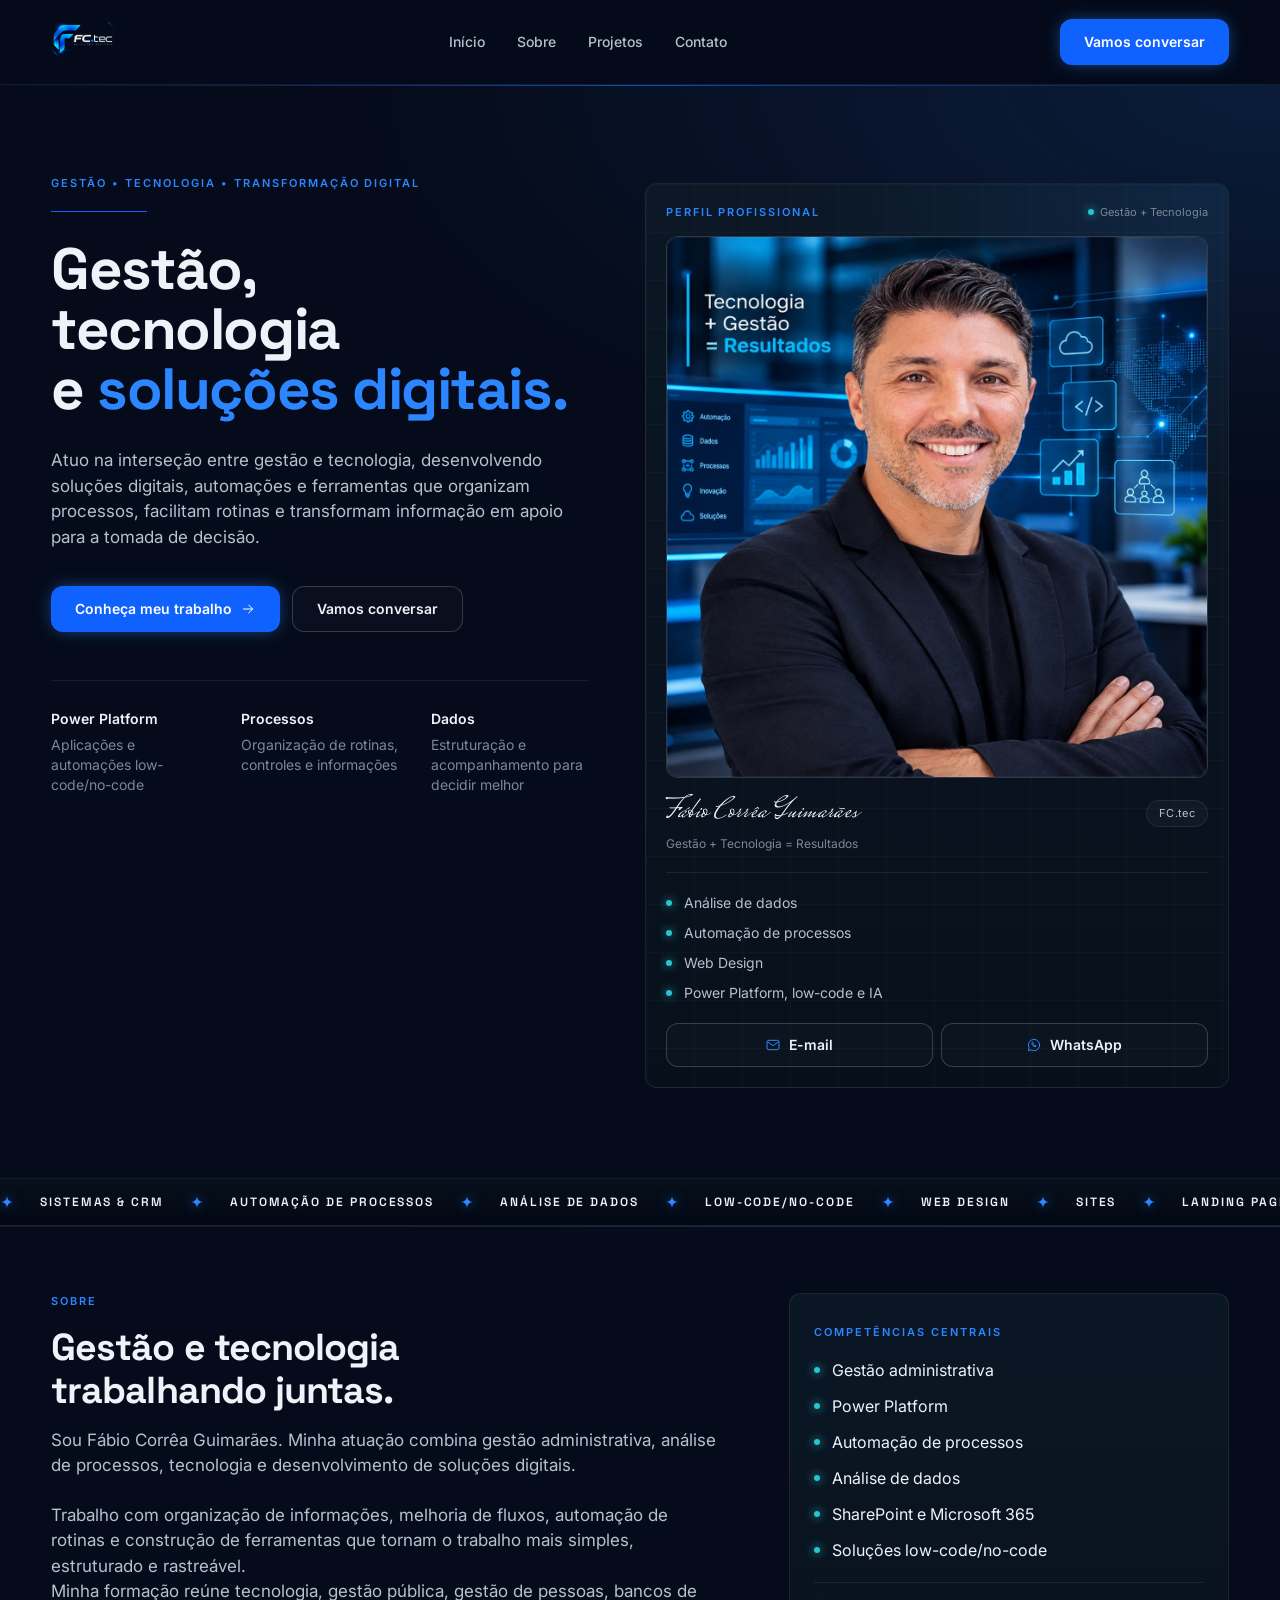
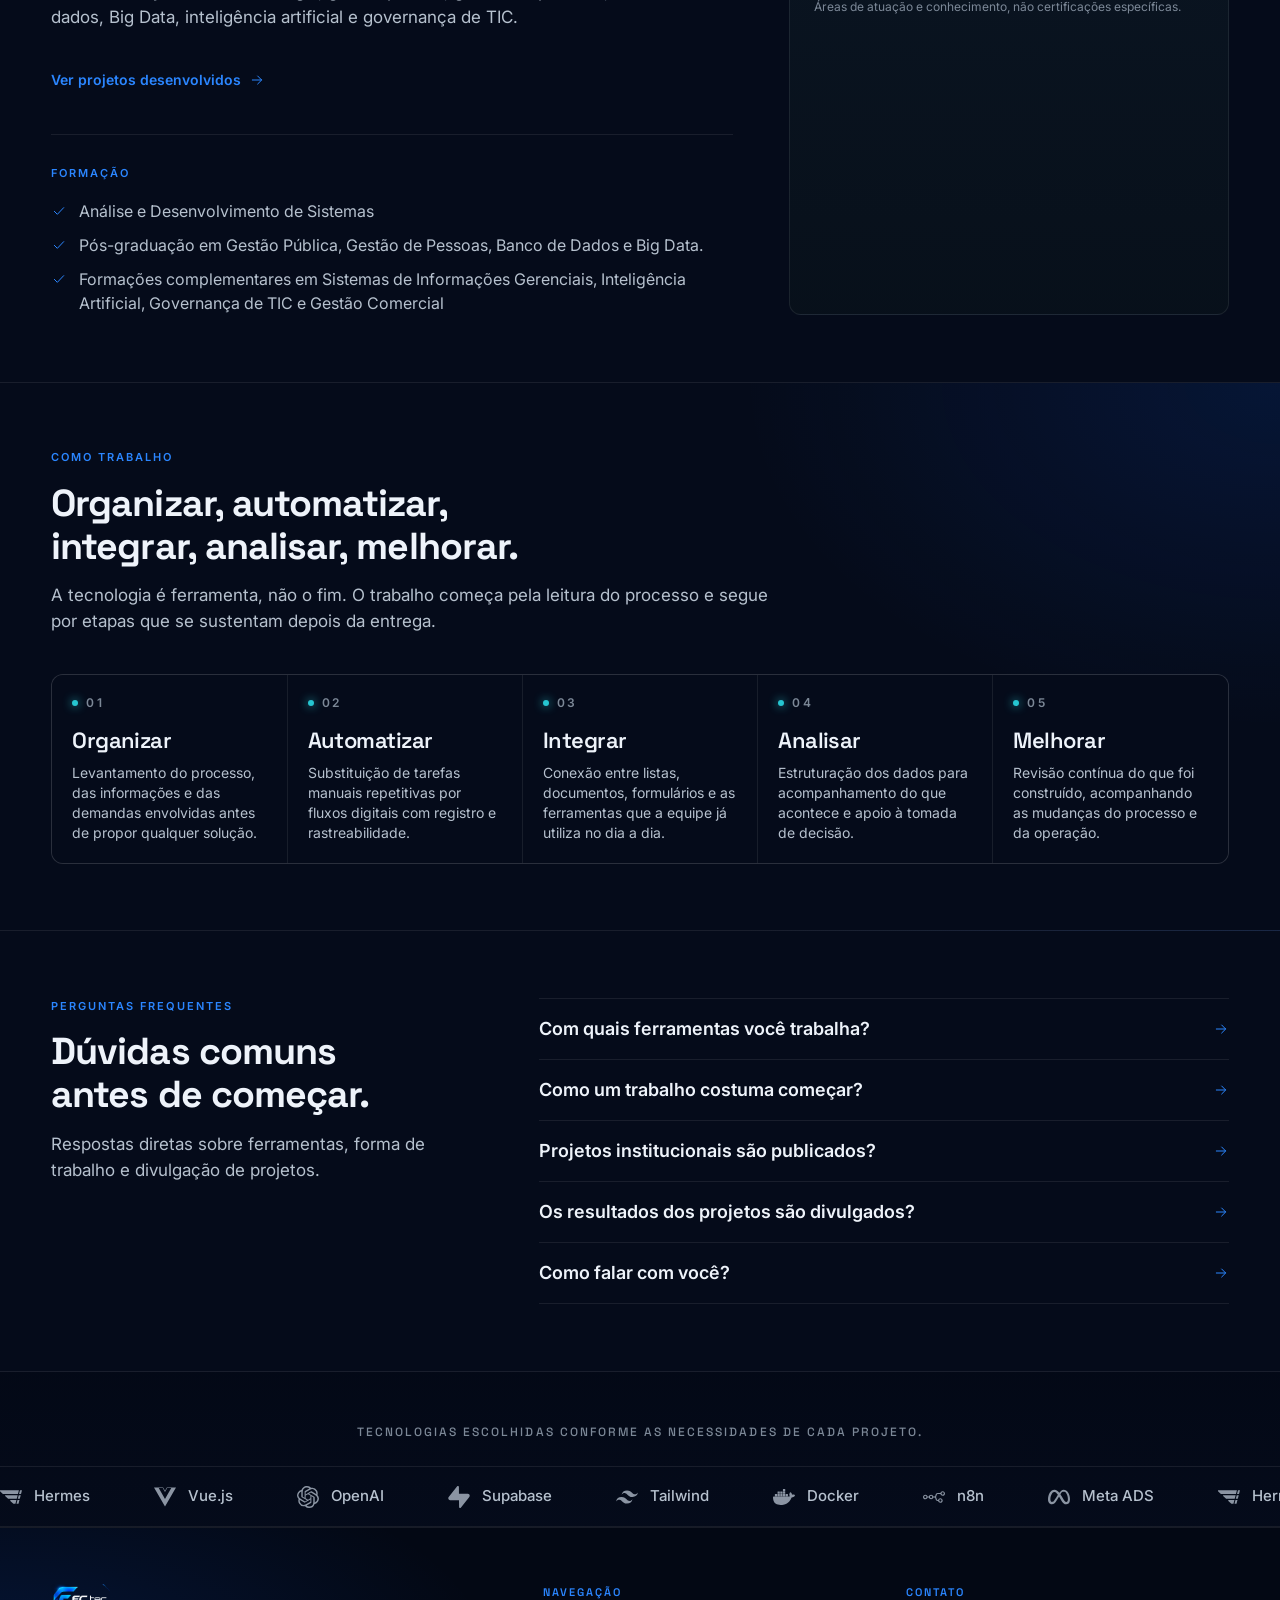
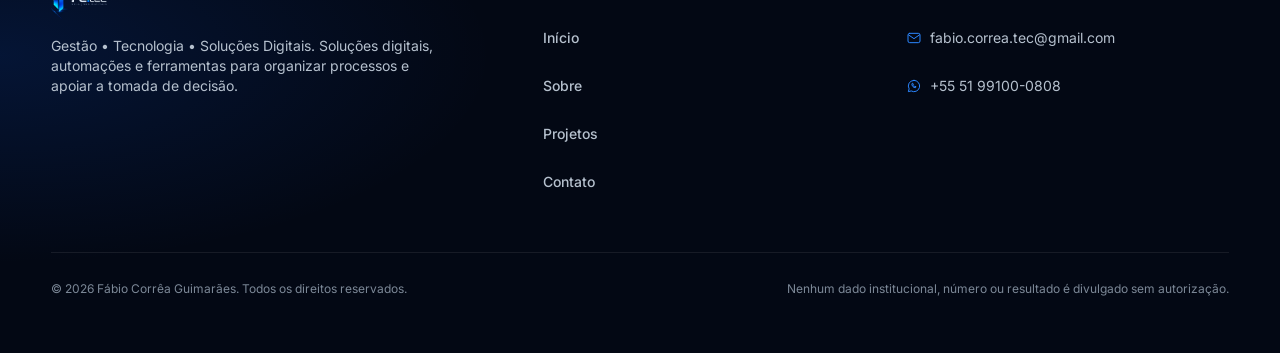
<file: site-recriado/index.html>
<!DOCTYPE html><html lang="pt-BR"><head><meta charSet="utf-8"/><meta name="viewport" content="width=device-width, initial-scale=1, viewport-fit=cover"/><link rel="preload" as="image" href="assets/logo-fc-tec.png"/><link rel="preload" as="image" href="assets/perfil-profissional.jpg"/><link rel="stylesheet" href="https://fonts.googleapis.com/css2?family=Inter:wght@400;500;600;700;800&amp;family=Space+Grotesk:wght@500;600;700&amp;family=Mrs+Saint+Delafield&amp;display=swap" data-precedence="default"/><link rel="stylesheet" href="styles.css"/><title>Fábio Corrêa Guimarães | Gestão e tecnologia</title><meta name="theme-color" content="#050b1a"/><meta name="description" content="Portfólio profissional de Fábio Corrêa Guimarães: gestão administrativa, Power Platform, automação de processos, SharePoint e Microsoft 365, análise de dados e soluções low-code/no-code."/><meta name="keywords" content="Fábio Corrêa Guimarães, gestão administrativa, Power Platform, Power Apps, Power Automate, automação de processos, SharePoint, Microsoft 365, análise de dados, low-code, no-code, transformação digital, soluções digitais"/><meta property="og:title" content="Fábio Corrêa Guimarães | Gestão e tecnologia"/><meta property="og:description" content="Portfólio profissional de Fábio Corrêa Guimarães: gestão administrativa, Power Platform, automação de processos, SharePoint e Microsoft 365, análise de dados e soluções low-code/no-code."/><meta property="og:type" content="website"/><meta property="og:site_name" content="Fábio Corrêa Guimarães"/><meta property="og:locale" content="pt_BR"/><meta name="twitter:card" content="summary"/><link rel="preconnect" href="https://fonts.googleapis.com"/><link rel="preconnect" href="https://fonts.gstatic.com" crossorigin="anonymous"/><link rel="icon" href="assets/favicon-32.png" type="image/png" sizes="32x32"/><link rel="apple-touch-icon" href="assets/apple-touch-icon.png"/><link rel="manifest" href="manifest.webmanifest"/><meta name="mobile-web-app-capable" content="yes"/><meta name="apple-mobile-web-app-capable" content="yes"/><meta name="apple-mobile-web-app-status-bar-style" content="black-translucent"/><meta name="format-detection" content="telephone=no"/></head><body><a href="#inicio" class="sr-only focus:not-sr-only focus:absolute focus:top-2 focus:left-2 focus:z-100 focus:rounded-md focus:bg-brand focus:px-4 focus:py-2 focus:text-sm focus:font-semibold focus:text-white">Pular para o conteúdo</a><header class="sticky top-0 z-50 border-b border-line bg-canvas/75 backdrop-blur-xl"><div class="mx-auto w-full max-w-[1320px] px-gutter flex h-[70px] items-center justify-between gap-4 lg:h-[84px]"><a href="index.html#inicio" class="flex min-h-[44px] items-center gap-3 rounded-sm" aria-label="Fábio Corrêa Guimarães — início"><img width="1275" height="787" fetchpriority="high" decoding="async" src="assets/logo-fc-tec.png" alt="FC.tec — Soluções Digitais" class="h-9 w-auto shrink-0 sm:h-10" draggable="false"/></a><nav aria-label="Navegação principal" class="hidden lg:block"><ul class="flex items-center gap-8"><li class="flex"><a href="index.html#inicio" class="inline-flex min-h-[44px] items-center rounded-sm text-sm font-medium text-ink-muted transition-colors hover:text-brand-soft">Início</a></li><li class="flex"><a href="index.html#sobre" class="inline-flex min-h-[44px] items-center rounded-sm text-sm font-medium text-ink-muted transition-colors hover:text-brand-soft">Sobre</a></li><li class="flex"><a class="inline-flex min-h-[44px] items-center rounded-sm text-sm font-medium text-ink-muted transition-colors hover:text-brand-soft" href="portfolio.html">Projetos</a></li><li class="flex"><a href="mailto:fabio.correa.tec@gmail.com" class="inline-flex min-h-[44px] items-center rounded-sm text-sm font-medium text-ink-muted transition-colors hover:text-brand-soft">Contato</a></li></ul></nav><div class="flex items-center gap-2"><a href="mailto:fabio.correa.tec@gmail.com" class="glow-btn inline-flex min-h-[46px] items-center justify-center gap-2 rounded-lg bg-brand px-6 py-3 text-sm font-semibold text-white transition-[background-color,box-shadow] duration-300 hover:bg-brand-hover hidden lg:inline-flex">Vamos conversar</a><button type="button" class="inline-flex size-11 items-center justify-center rounded-lg border border-line-strong text-ink transition-colors hover:border-line-brand hover:text-brand-soft lg:hidden" aria-expanded="false" aria-controls="menu-mobile" aria-label="Abrir menu"><svg viewBox="0 0 24 24" fill="none" stroke="currentColor" stroke-width="1.5" stroke-linecap="round" stroke-linejoin="round" aria-hidden="true" focusable="false" class="size-5"><path d="M4 7h16M4 12h16M4 17h16"></path></svg></button></div></div><div id="menu-mobile" class="border-t border-line bg-canvas lg:hidden" hidden>
  <div class="mx-auto w-full max-w-[1320px] px-gutter py-3">
    <nav aria-label="Navegação principal (mobile)">
      <ul class="m-0 flex list-none flex-col p-0">
        <li class="border-b border-line last:border-0"><a href="index.html#inicio" class="inline-flex min-h-[44px] items-center rounded-sm text-sm font-medium text-ink-muted transition-colors hover:text-brand-soft">Início</a></li>
        <li class="border-b border-line last:border-0"><a href="index.html#sobre" class="inline-flex min-h-[44px] items-center rounded-sm text-sm font-medium text-ink-muted transition-colors hover:text-brand-soft">Sobre</a></li>
        <li class="border-b border-line last:border-0"><a href="portfolio.html" class="inline-flex min-h-[44px] items-center rounded-sm text-sm font-medium text-ink-muted transition-colors hover:text-brand-soft">Projetos</a></li>
        <li class="border-b border-line last:border-0"><a href="mailto:fabio.correa.tec@gmail.com" class="inline-flex min-h-[44px] items-center rounded-sm text-sm font-medium text-ink-muted transition-colors hover:text-brand-soft">Contato</a></li>
      </ul>
    </nav>
    <div class="py-4">
      <a href="mailto:fabio.correa.tec@gmail.com" class="glow-btn inline-flex min-h-[46px] w-full items-center justify-center gap-2 rounded-lg bg-brand px-6 py-3 text-sm font-semibold text-white transition-[background-color,box-shadow] duration-300 hover:bg-brand-hover">Vamos conversar</a>
    </div>
  </div>
</div></header><main><section id="inicio" class="glow-hero relative overflow-hidden border-b border-line"><div class="pointer-events-none absolute inset-x-0 top-0 h-px bg-linear-to-r from-transparent via-brand/70 to-transparent" aria-hidden="true"></div><div class="mx-auto w-full max-w-[1320px] px-gutter py-section lg:py-[clamp(64px,7vw,104px)]"><div class="grid items-start gap-12 lg:grid-cols-[minmax(0,1.15fr)_minmax(0,1.25fr)] lg:gap-14"><div><p class="eyebrow hero-rise m-0">Gestão • Tecnologia • Transformação digital</p><div class="hero-hairline mt-5 h-px w-24 bg-brand shadow-[var(--glow)]" aria-hidden="true"></div><h1 class="hero-rise text-h1 mt-7 font-extrabold text-ink">Gestão,<br/>tecnologia<br/>e <span class="text-brand-soft">soluções digitais.</span></h1><p class="hero-rise text-body mt-7 max-w-[38rem] text-ink-muted" style="--rise-delay:0.08s">Atuo na interseção entre gestão e tecnologia, desenvolvendo soluções digitais, automações e ferramentas que organizam processos, facilitam rotinas e transformam informação em apoio para a tomada de decisão.</p><div class="hero-rise mt-9 flex flex-col gap-3 sm:flex-row sm:items-center" style="--rise-delay:0.16s"><a class="glow-btn inline-flex min-h-[46px] items-center justify-center gap-2 rounded-lg bg-brand px-6 py-3 text-sm font-semibold text-white transition-[background-color,box-shadow] duration-300 hover:bg-brand-hover " href="portfolio.html">Conheça meu trabalho<svg viewBox="0 0 24 24" fill="none" stroke="currentColor" stroke-width="1.5" stroke-linecap="round" stroke-linejoin="round" aria-hidden="true" focusable="false" class="size-4"><path d="M5 12h14"></path><path d="m13 6 6 6-6 6"></path></svg></a><a href="mailto:fabio.correa.tec@gmail.com" class="inline-flex min-h-[46px] items-center justify-center gap-2 rounded-lg border border-line-strong bg-white/2 px-6 py-3 text-sm font-semibold text-ink transition-[border-color,color,box-shadow] duration-300 hover:border-line-brand hover:text-brand-soft hover:shadow-[var(--glow-card)] ">Vamos conversar</a></div><dl class="hero-rise mt-12 grid gap-x-8 gap-y-5 border-t border-line pt-7 sm:grid-cols-3" style="--rise-delay:0.24s"><div><dt class="text-sm font-semibold text-ink">Power Platform</dt><dd class="m-0 mt-1.5 text-sm text-ink-subtle">Aplicações e automações low-code/no-code</dd></div><div><dt class="text-sm font-semibold text-ink">Processos</dt><dd class="m-0 mt-1.5 text-sm text-ink-subtle">Organização de rotinas, controles e informações</dd></div><div><dt class="text-sm font-semibold text-ink">Dados</dt><dd class="m-0 mt-1.5 text-sm text-ink-subtle">Estruturação e acompanhamento para decidir melhor</dd></div></dl></div><div class="hero-rise lg:pt-2" style="--rise-delay:0.12s"><aside class="panel relative overflow-hidden p-4 sm:p-5"><div class="tech-grid pointer-events-none absolute inset-0 opacity-50" aria-hidden="true"></div><div class="glow-hero pointer-events-none absolute inset-0" aria-hidden="true"></div><div class="relative"><div class="flex items-center justify-between gap-3"><span class="eyebrow">Perfil profissional</span><span class="flex items-center gap-1.5 text-[0.6875rem] text-ink-subtle"><span class="size-1.5 rounded-full bg-hi shadow-[0_0_10px_#26c6d1]" aria-hidden="true"></span>Gestão + Tecnologia</span></div><div class="relative mt-4 aspect-square overflow-hidden rounded-lg border border-line-strong bg-canvas-deep/70"><img width="1254" height="1254" fetchpriority="high" decoding="async" src="assets/perfil-profissional.jpg" alt="Fábio Corrêa Guimarães — Tecnologia, Gestão e Resultados" class="absolute inset-0 size-full object-contain object-center" draggable="false"/><div class="pointer-events-none absolute inset-0 rounded-lg ring-1 ring-white/5 ring-inset" aria-hidden="true"></div></div><div class="mt-5 flex items-center justify-between gap-3"><p class="script m-0 text-3xl leading-none text-ink">Fábio Corrêa Guimarães</p><span class="shrink-0 rounded-full border border-line bg-white/3 px-3 py-1 text-[0.6875rem] tracking-wide text-ink-muted">FC.tec</span></div><p class="mt-2 mb-0 text-xs text-ink-subtle">Gestão + Tecnologia = Resultados</p><ul class="m-0 mt-5 flex list-none flex-col gap-2.5 border-t border-line p-0 pt-5"><li class="flex items-center gap-3 text-sm text-ink-muted"><span class="size-1.5 shrink-0 rounded-full bg-hi shadow-[0_0_10px_#26c6d1]" aria-hidden="true"></span>Análise de dados</li><li class="flex items-center gap-3 text-sm text-ink-muted"><span class="size-1.5 shrink-0 rounded-full bg-hi shadow-[0_0_10px_#26c6d1]" aria-hidden="true"></span>Automação de processos</li><li class="flex items-center gap-3 text-sm text-ink-muted"><span class="size-1.5 shrink-0 rounded-full bg-hi shadow-[0_0_10px_#26c6d1]" aria-hidden="true"></span>Web Design</li><li class="flex items-center gap-3 text-sm text-ink-muted"><span class="size-1.5 shrink-0 rounded-full bg-hi shadow-[0_0_10px_#26c6d1]" aria-hidden="true"></span>Power Platform, low-code e IA</li></ul><div class="mt-5 flex flex-wrap gap-2"><a href="mailto:fabio.correa.tec@gmail.com" class="inline-flex min-h-[44px] flex-1 items-center justify-center gap-2 rounded-lg border border-line-strong bg-white/2 px-4 text-sm font-semibold text-ink transition-[border-color,color,box-shadow] duration-300 hover:border-line-brand hover:text-brand-soft hover:shadow-[var(--glow-card)]"><svg viewBox="0 0 24 24" fill="none" stroke="currentColor" stroke-width="1.5" stroke-linecap="round" stroke-linejoin="round" aria-hidden="true" focusable="false" class="size-4 text-brand-soft"><rect x="3" y="5" width="18" height="14" rx="2.5"></rect><path d="m4 7.5 8 5.5 8-5.5"></path></svg>E-mail</a><a href="https://wa.me/5551991000808" target="_blank" rel="noopener noreferrer" class="inline-flex min-h-[44px] flex-1 items-center justify-center gap-2 rounded-lg border border-line-strong bg-white/2 px-4 text-sm font-semibold text-ink transition-[border-color,color,box-shadow] duration-300 hover:border-line-brand hover:text-brand-soft hover:shadow-[var(--glow-card)]"><svg viewBox="0 0 24 24" fill="none" stroke="currentColor" stroke-width="1.5" stroke-linecap="round" stroke-linejoin="round" aria-hidden="true" focusable="false" class="size-4 text-brand-soft"><path d="M12 3.5a8.5 8.5 0 0 0-7.3 12.8L3.5 20.5l4.3-1.1A8.5 8.5 0 1 0 12 3.5Z"></path><path d="M8.8 9.2c0 3 2.4 5.4 5.4 5.4l.9-1.4-1.9-.9-.9.7a5.4 5.4 0 0 1-1.9-1.9l.7-.9-.9-1.9z"></path></svg>WhatsApp</a></div></div></aside></div></div></div><div class="marquee-band"><div class="marquee-track"><div class="marquee-group"><span class="marquee-item"><svg class="marquee-star" viewBox="0 0 24 24" fill="currentColor" aria-hidden="true"><path d="M12 2Q13 11 22 12Q13 13 12 22Q11 13 2 12Q11 11 12 2Z"/></svg><span>SISTEMAS &amp; CRM</span></span><span class="marquee-item"><svg class="marquee-star" viewBox="0 0 24 24" fill="currentColor" aria-hidden="true"><path d="M12 2Q13 11 22 12Q13 13 12 22Q11 13 2 12Q11 11 12 2Z"/></svg><span>AUTOMA&Ccedil;&Atilde;O DE PROCESSOS</span></span><span class="marquee-item"><svg class="marquee-star" viewBox="0 0 24 24" fill="currentColor" aria-hidden="true"><path d="M12 2Q13 11 22 12Q13 13 12 22Q11 13 2 12Q11 11 12 2Z"/></svg><span>AN&Aacute;LISE DE DADOS</span></span><span class="marquee-item"><svg class="marquee-star" viewBox="0 0 24 24" fill="currentColor" aria-hidden="true"><path d="M12 2Q13 11 22 12Q13 13 12 22Q11 13 2 12Q11 11 12 2Z"/></svg><span>LOW-CODE/NO-CODE</span></span><span class="marquee-item"><svg class="marquee-star" viewBox="0 0 24 24" fill="currentColor" aria-hidden="true"><path d="M12 2Q13 11 22 12Q13 13 12 22Q11 13 2 12Q11 11 12 2Z"/></svg><span>WEB DESIGN</span></span><span class="marquee-item"><svg class="marquee-star" viewBox="0 0 24 24" fill="currentColor" aria-hidden="true"><path d="M12 2Q13 11 22 12Q13 13 12 22Q11 13 2 12Q11 11 12 2Z"/></svg><span>SITES</span></span><span class="marquee-item"><svg class="marquee-star" viewBox="0 0 24 24" fill="currentColor" aria-hidden="true"><path d="M12 2Q13 11 22 12Q13 13 12 22Q11 13 2 12Q11 11 12 2Z"/></svg><span>LANDING PAGES</span></span></div><div class="marquee-group" aria-hidden="true"><span class="marquee-item"><svg class="marquee-star" viewBox="0 0 24 24" fill="currentColor" aria-hidden="true"><path d="M12 2Q13 11 22 12Q13 13 12 22Q11 13 2 12Q11 11 12 2Z"/></svg><span>SISTEMAS &amp; CRM</span></span><span class="marquee-item"><svg class="marquee-star" viewBox="0 0 24 24" fill="currentColor" aria-hidden="true"><path d="M12 2Q13 11 22 12Q13 13 12 22Q11 13 2 12Q11 11 12 2Z"/></svg><span>AUTOMA&Ccedil;&Atilde;O DE PROCESSOS</span></span><span class="marquee-item"><svg class="marquee-star" viewBox="0 0 24 24" fill="currentColor" aria-hidden="true"><path d="M12 2Q13 11 22 12Q13 13 12 22Q11 13 2 12Q11 11 12 2Z"/></svg><span>AN&Aacute;LISE DE DADOS</span></span><span class="marquee-item"><svg class="marquee-star" viewBox="0 0 24 24" fill="currentColor" aria-hidden="true"><path d="M12 2Q13 11 22 12Q13 13 12 22Q11 13 2 12Q11 11 12 2Z"/></svg><span>LOW-CODE/NO-CODE</span></span><span class="marquee-item"><svg class="marquee-star" viewBox="0 0 24 24" fill="currentColor" aria-hidden="true"><path d="M12 2Q13 11 22 12Q13 13 12 22Q11 13 2 12Q11 11 12 2Z"/></svg><span>WEB DESIGN</span></span><span class="marquee-item"><svg class="marquee-star" viewBox="0 0 24 24" fill="currentColor" aria-hidden="true"><path d="M12 2Q13 11 22 12Q13 13 12 22Q11 13 2 12Q11 11 12 2Z"/></svg><span>SITES</span></span><span class="marquee-item"><svg class="marquee-star" viewBox="0 0 24 24" fill="currentColor" aria-hidden="true"><path d="M12 2Q13 11 22 12Q13 13 12 22Q11 13 2 12Q11 11 12 2Z"/></svg><span>LANDING PAGES</span></span></div></div></div></section><section id="sobre" class="border-b border-line py-section"><div class="mx-auto w-full max-w-[1320px] px-gutter "><div class="grid gap-10 lg:grid-cols-[minmax(0,1.55fr)_minmax(0,1fr)] lg:gap-14"><div class="" data-reveal><div class="max-w-[46rem]"><p class="eyebrow m-0">Sobre</p><h2 class="text-h2 mt-4 mb-0 font-bold text-ink">Gestão e tecnologia trabalhando juntas.</h2><p class="text-body mt-4 mb-0 text-ink-muted">Sou Fábio Corrêa Guimarães. Minha atuação combina gestão administrativa, análise de processos, tecnologia e desenvolvimento de soluções digitais.</p></div><div class="text-body mt-6 max-w-[42rem] space-y-4 text-ink-muted"><p class="m-0">Trabalho com organização de informações, melhoria de fluxos, automação de rotinas e construção de ferramentas que tornam o trabalho mais simples, estruturado e rastreável.</p><p class="m-0">Minha formação reúne tecnologia, gestão pública, gestão de pessoas, bancos de dados, Big Data, inteligência artificial e governança de TIC.</p></div><a href="portfolio.html" class="mt-7 inline-flex min-h-[44px] items-center gap-2 text-sm font-semibold text-brand-soft transition-colors hover:text-ink">Ver projetos desenvolvidos<svg viewBox="0 0 24 24" fill="none" stroke="currentColor" stroke-width="1.5" stroke-linecap="round" stroke-linejoin="round" aria-hidden="true" focusable="false" class="size-4"><path d="M5 12h14"></path><path d="m13 6 6 6-6 6"></path></svg></a><div class="mt-8 border-t border-line pt-6"><span class="eyebrow">Formação</span><ul class="m-0 mt-4 flex list-none flex-col gap-2.5 p-0 text-sm text-ink-muted sm:text-base"><li class="flex gap-3"><svg viewBox="0 0 24 24" fill="none" stroke="currentColor" stroke-width="1.5" stroke-linecap="round" stroke-linejoin="round" aria-hidden="true" focusable="false" class="mt-1 size-4 shrink-0 text-brand-soft"><path d="m5 12.5 4.5 4.5L19 7"></path></svg><span>Análise e Desenvolvimento de Sistemas</span></li><li class="flex gap-3"><svg viewBox="0 0 24 24" fill="none" stroke="currentColor" stroke-width="1.5" stroke-linecap="round" stroke-linejoin="round" aria-hidden="true" focusable="false" class="mt-1 size-4 shrink-0 text-brand-soft"><path d="m5 12.5 4.5 4.5L19 7"></path></svg><span>Pós-graduação em Gestão Pública, Gestão de Pessoas, Banco de Dados e Big Data.</span></li><li class="flex gap-3"><svg viewBox="0 0 24 24" fill="none" stroke="currentColor" stroke-width="1.5" stroke-linecap="round" stroke-linejoin="round" aria-hidden="true" focusable="false" class="mt-1 size-4 shrink-0 text-brand-soft"><path d="m5 12.5 4.5 4.5L19 7"></path></svg><span>Formações complementares em Sistemas de Informações Gerenciais, Inteligência Artificial, Governança de TIC e Gestão Comercial</span></li></ul></div></div><div class="" data-reveal><aside class="panel h-full p-5 sm:p-6"><span class="eyebrow">Competências centrais</span><ul class="m-0 mt-4 flex list-none flex-col gap-3 p-0"><li class="flex items-center gap-3 text-sm text-ink sm:text-base"><span class="size-1.5 shrink-0 rounded-full bg-hi shadow-[0_0_10px_#26c6d1]" aria-hidden="true"></span>Gestão administrativa</li><li class="flex items-center gap-3 text-sm text-ink sm:text-base"><span class="size-1.5 shrink-0 rounded-full bg-hi shadow-[0_0_10px_#26c6d1]" aria-hidden="true"></span>Power Platform</li><li class="flex items-center gap-3 text-sm text-ink sm:text-base"><span class="size-1.5 shrink-0 rounded-full bg-hi shadow-[0_0_10px_#26c6d1]" aria-hidden="true"></span>Automação de processos</li><li class="flex items-center gap-3 text-sm text-ink sm:text-base"><span class="size-1.5 shrink-0 rounded-full bg-hi shadow-[0_0_10px_#26c6d1]" aria-hidden="true"></span>Análise de dados</li><li class="flex items-center gap-3 text-sm text-ink sm:text-base"><span class="size-1.5 shrink-0 rounded-full bg-hi shadow-[0_0_10px_#26c6d1]" aria-hidden="true"></span>SharePoint e Microsoft 365</li><li class="flex items-center gap-3 text-sm text-ink sm:text-base"><span class="size-1.5 shrink-0 rounded-full bg-hi shadow-[0_0_10px_#26c6d1]" aria-hidden="true"></span>Soluções low-code/no-code</li></ul><p class="mt-5 mb-0 border-t border-line pt-4 text-xs text-ink-subtle">Áreas de atuação e conhecimento, não certificações específicas.</p></aside></div></div></div></section><section id="processo" class="glow-right relative border-b border-line py-section"><div class="mx-auto w-full max-w-[1320px] px-gutter "><div class="" data-reveal><div class="max-w-[46rem]"><p class="eyebrow m-0">Como trabalho</p><h2 class="text-h2 mt-4 mb-0 font-bold text-ink">Organizar, automatizar, integrar, analisar, melhorar.</h2><p class="text-body mt-4 mb-0 text-ink-muted">A tecnologia é ferramenta, não o fim. O trabalho começa pela leitura do processo e segue por etapas que se sustentam depois da entrega.</p></div></div><div class="mt-10" data-reveal><ol class="m-0 grid list-none gap-px overflow-hidden rounded-lg border border-line bg-line p-0 md:grid-cols-5"><li class="bg-canvas p-5"><span class="flex items-center gap-2"><span class="size-1.5 rounded-full bg-hi shadow-[0_0_10px_#26c6d1]" aria-hidden="true"></span><span class="text-xs font-semibold tracking-[0.2em] text-ink-subtle">01</span></span><h3 class="text-h3 mt-4 mb-0 font-semibold text-ink">Organizar</h3><p class="mt-2 mb-0 text-sm text-ink-muted">Levantamento do processo, das informações e das demandas envolvidas antes de propor qualquer solução.</p></li><li class="bg-canvas p-5"><span class="flex items-center gap-2"><span class="size-1.5 rounded-full bg-hi shadow-[0_0_10px_#26c6d1]" aria-hidden="true"></span><span class="text-xs font-semibold tracking-[0.2em] text-ink-subtle">02</span></span><h3 class="text-h3 mt-4 mb-0 font-semibold text-ink">Automatizar</h3><p class="mt-2 mb-0 text-sm text-ink-muted">Substituição de tarefas manuais repetitivas por fluxos digitais com registro e rastreabilidade.</p></li><li class="bg-canvas p-5"><span class="flex items-center gap-2"><span class="size-1.5 rounded-full bg-hi shadow-[0_0_10px_#26c6d1]" aria-hidden="true"></span><span class="text-xs font-semibold tracking-[0.2em] text-ink-subtle">03</span></span><h3 class="text-h3 mt-4 mb-0 font-semibold text-ink">Integrar</h3><p class="mt-2 mb-0 text-sm text-ink-muted">Conexão entre listas, documentos, formulários e as ferramentas que a equipe já utiliza no dia a dia.</p></li><li class="bg-canvas p-5"><span class="flex items-center gap-2"><span class="size-1.5 rounded-full bg-hi shadow-[0_0_10px_#26c6d1]" aria-hidden="true"></span><span class="text-xs font-semibold tracking-[0.2em] text-ink-subtle">04</span></span><h3 class="text-h3 mt-4 mb-0 font-semibold text-ink">Analisar</h3><p class="mt-2 mb-0 text-sm text-ink-muted">Estruturação dos dados para acompanhamento do que acontece e apoio à tomada de decisão.</p></li><li class="bg-canvas p-5"><span class="flex items-center gap-2"><span class="size-1.5 rounded-full bg-hi shadow-[0_0_10px_#26c6d1]" aria-hidden="true"></span><span class="text-xs font-semibold tracking-[0.2em] text-ink-subtle">05</span></span><h3 class="text-h3 mt-4 mb-0 font-semibold text-ink">Melhorar</h3><p class="mt-2 mb-0 text-sm text-ink-muted">Revisão contínua do que foi construído, acompanhando as mudanças do processo e da operação.</p></li></ol></div></div></section><section id="faq" class="border-b border-line py-section"><div class="mx-auto w-full max-w-[1320px] px-gutter "><div class="grid gap-10 lg:grid-cols-[minmax(0,1fr)_minmax(0,1.6fr)] lg:gap-14"><div class="" data-reveal><div class="max-w-[46rem]"><p class="eyebrow m-0">Perguntas frequentes</p><h2 class="text-h2 mt-4 mb-0 font-bold text-ink">Dúvidas comuns antes de começar.</h2><p class="text-body mt-4 mb-0 text-ink-muted">Respostas diretas sobre ferramentas, forma de trabalho e divulgação de projetos.</p></div></div><div class="" data-reveal><div class="border-t border-line"><details class="group border-b border-line"><summary class="flex min-h-[56px] cursor-pointer list-none items-center justify-between gap-4 py-4 text-base font-semibold text-ink marker:content-none hover:text-brand-soft sm:text-lg">Com quais ferramentas você trabalha?<svg viewBox="0 0 24 24" fill="none" stroke="currentColor" stroke-width="1.5" stroke-linecap="round" stroke-linejoin="round" aria-hidden="true" focusable="false" class="size-4 shrink-0 text-brand-soft transition-transform duration-300 group-open:rotate-90"><path d="M5 12h14"></path><path d="m13 6 6 6-6 6"></path></svg></summary><p class="m-0 max-w-[42rem] pb-5 text-sm text-ink-muted sm:text-base">Power Platform (Power Apps e Power Automate), SharePoint e Microsoft 365, além de bancos de dados, análise de dados e recursos low-code/no-code para desenvolver ferramentas internas e fluxos digitais.</p></details><details class="group border-b border-line"><summary class="flex min-h-[56px] cursor-pointer list-none items-center justify-between gap-4 py-4 text-base font-semibold text-ink marker:content-none hover:text-brand-soft sm:text-lg">Como um trabalho costuma começar?<svg viewBox="0 0 24 24" fill="none" stroke="currentColor" stroke-width="1.5" stroke-linecap="round" stroke-linejoin="round" aria-hidden="true" focusable="false" class="size-4 shrink-0 text-brand-soft transition-transform duration-300 group-open:rotate-90"><path d="M5 12h14"></path><path d="m13 6 6 6-6 6"></path></svg></summary><p class="m-0 max-w-[42rem] pb-5 text-sm text-ink-muted sm:text-base">Pelo entendimento do processo: como a rotina funciona hoje, onde a informação se perde e o que precisa ser organizado, automatizado ou acompanhado. A solução vem depois desse levantamento.</p></details><details class="group border-b border-line"><summary class="flex min-h-[56px] cursor-pointer list-none items-center justify-between gap-4 py-4 text-base font-semibold text-ink marker:content-none hover:text-brand-soft sm:text-lg">Projetos institucionais são publicados?<svg viewBox="0 0 24 24" fill="none" stroke="currentColor" stroke-width="1.5" stroke-linecap="round" stroke-linejoin="round" aria-hidden="true" focusable="false" class="size-4 shrink-0 text-brand-soft transition-transform duration-300 group-open:rotate-90"><path d="M5 12h14"></path><path d="m13 6 6 6-6 6"></path></svg></summary><p class="m-0 max-w-[42rem] pb-5 text-sm text-ink-muted sm:text-base">Somente quando houver autorização. Nesses casos, o material é anonimizado: sem nomes de pessoas, sem dados pessoais, sem documentos, sem números internos e sem links privados.</p></details><details class="group border-b border-line"><summary class="flex min-h-[56px] cursor-pointer list-none items-center justify-between gap-4 py-4 text-base font-semibold text-ink marker:content-none hover:text-brand-soft sm:text-lg">Os resultados dos projetos são divulgados?<svg viewBox="0 0 24 24" fill="none" stroke="currentColor" stroke-width="1.5" stroke-linecap="round" stroke-linejoin="round" aria-hidden="true" focusable="false" class="size-4 shrink-0 text-brand-soft transition-transform duration-300 group-open:rotate-90"><path d="M5 12h14"></path><path d="m13 6 6 6-6 6"></path></svg></summary><p class="m-0 max-w-[42rem] pb-5 text-sm text-ink-muted sm:text-base">Apenas quando forem medidos e autorizados. Sem medição confirmada, nenhum número ou indicador é apresentado.</p></details><details class="group border-b border-line"><summary class="flex min-h-[56px] cursor-pointer list-none items-center justify-between gap-4 py-4 text-base font-semibold text-ink marker:content-none hover:text-brand-soft sm:text-lg">Como falar com você?<svg viewBox="0 0 24 24" fill="none" stroke="currentColor" stroke-width="1.5" stroke-linecap="round" stroke-linejoin="round" aria-hidden="true" focusable="false" class="size-4 shrink-0 text-brand-soft transition-transform duration-300 group-open:rotate-90"><path d="M5 12h14"></path><path d="m13 6 6 6-6 6"></path></svg></summary><p class="m-0 max-w-[42rem] pb-5 text-sm text-ink-muted sm:text-base">Por e-mail ou WhatsApp, usando os contatos desta página. Conte o processo ou a ideia que você quer transformar em solução.</p></details></div></div></div></div></section><section class="tech-section border-b border-line"><div class="tech-caption-wrap"><p class="tech-caption">TECNOLOGIAS ESCOLHIDAS CONFORME AS NECESSIDADES DE CADA PROJETO.</p></div><div class="marquee-band marquee-logos"><div class="marquee-track"><div class="marquee-group logo-group"><span class="logo-item"><img src="assets/tech/hermes.svg" alt="" width="22" height="22" loading="lazy" decoding="async" draggable="false"/><span>Hermes</span></span><span class="logo-item"><img src="assets/tech/vuejs.svg" alt="" width="22" height="22" loading="lazy" decoding="async" draggable="false"/><span>Vue.js</span></span><span class="logo-item"><img src="assets/tech/openai.svg" alt="" width="22" height="22" loading="lazy" decoding="async" draggable="false"/><span>OpenAI</span></span><span class="logo-item"><img src="assets/tech/supabase.svg" alt="" width="22" height="22" loading="lazy" decoding="async" draggable="false"/><span>Supabase</span></span><span class="logo-item"><img src="assets/tech/tailwind.svg" alt="" width="22" height="22" loading="lazy" decoding="async" draggable="false"/><span>Tailwind</span></span><span class="logo-item"><img src="assets/tech/docker.svg" alt="" width="22" height="22" loading="lazy" decoding="async" draggable="false"/><span>Docker</span></span><span class="logo-item"><img src="assets/tech/n8n.svg" alt="" width="22" height="22" loading="lazy" decoding="async" draggable="false"/><span>n8n</span></span><span class="logo-item"><img src="assets/tech/meta.svg" alt="" width="22" height="22" loading="lazy" decoding="async" draggable="false"/><span>Meta ADS</span></span></div><div class="marquee-group logo-group" aria-hidden="true"><span class="logo-item"><img src="assets/tech/hermes.svg" alt="" width="22" height="22" loading="lazy" decoding="async" draggable="false"/><span>Hermes</span></span><span class="logo-item"><img src="assets/tech/vuejs.svg" alt="" width="22" height="22" loading="lazy" decoding="async" draggable="false"/><span>Vue.js</span></span><span class="logo-item"><img src="assets/tech/openai.svg" alt="" width="22" height="22" loading="lazy" decoding="async" draggable="false"/><span>OpenAI</span></span><span class="logo-item"><img src="assets/tech/supabase.svg" alt="" width="22" height="22" loading="lazy" decoding="async" draggable="false"/><span>Supabase</span></span><span class="logo-item"><img src="assets/tech/tailwind.svg" alt="" width="22" height="22" loading="lazy" decoding="async" draggable="false"/><span>Tailwind</span></span><span class="logo-item"><img src="assets/tech/docker.svg" alt="" width="22" height="22" loading="lazy" decoding="async" draggable="false"/><span>Docker</span></span><span class="logo-item"><img src="assets/tech/n8n.svg" alt="" width="22" height="22" loading="lazy" decoding="async" draggable="false"/><span>n8n</span></span><span class="logo-item"><img src="assets/tech/meta.svg" alt="" width="22" height="22" loading="lazy" decoding="async" draggable="false"/><span>Meta ADS</span></span></div></div></div></section></main><footer class="relative overflow-hidden border-t border-line bg-canvas-deep"><div class="glow-left pointer-events-none absolute inset-0" aria-hidden="true"></div><div class="mx-auto w-full max-w-[1320px] px-gutter relative py-14"><div class="grid gap-10 lg:grid-cols-[minmax(0,1.4fr)_minmax(0,1fr)_minmax(0,1fr)]"><div><div class="flex items-center gap-3"><img width="1275" height="787" loading="lazy" decoding="async" src="assets/logo-fc-tec.png" alt="FC.tec — Soluções Digitais" class="h-9 w-auto" draggable="false"/></div><p class="mt-4 max-w-sm text-sm text-ink-muted">Gestão • Tecnologia • Soluções Digitais. Soluções digitais, automações e ferramentas para organizar processos e apoiar a tomada de decisão.</p></div><div><h2 class="eyebrow m-0">Navegação</h2><ul class="m-0 mt-4 flex list-none flex-col gap-1 p-0"><li><a href="index.html#inicio" class="inline-flex min-h-[44px] items-center rounded-sm text-sm font-medium text-ink-muted transition-colors hover:text-brand-soft">Início</a></li><li><a href="index.html#sobre" class="inline-flex min-h-[44px] items-center rounded-sm text-sm font-medium text-ink-muted transition-colors hover:text-brand-soft">Sobre</a></li><li><a class="inline-flex min-h-[44px] items-center rounded-sm text-sm font-medium text-ink-muted transition-colors hover:text-brand-soft" href="portfolio.html">Projetos</a></li><li><a href="mailto:fabio.correa.tec@gmail.com" class="inline-flex min-h-[44px] items-center rounded-sm text-sm font-medium text-ink-muted transition-colors hover:text-brand-soft">Contato</a></li></ul></div><div><h2 class="eyebrow m-0">Contato</h2><ul class="m-0 mt-4 flex list-none flex-col gap-1 p-0"><li><a href="mailto:fabio.correa.tec@gmail.com" class="inline-flex min-h-[44px] items-center gap-2 text-sm text-ink-muted transition-colors hover:text-brand-soft"><svg viewBox="0 0 24 24" fill="none" stroke="currentColor" stroke-width="1.5" stroke-linecap="round" stroke-linejoin="round" aria-hidden="true" focusable="false" class="size-4 shrink-0 text-brand-soft"><rect x="3" y="5" width="18" height="14" rx="2.5"></rect><path d="m4 7.5 8 5.5 8-5.5"></path></svg>fabio.correa.tec@gmail.com</a></li><li><a href="https://wa.me/5551991000808" target="_blank" rel="noopener noreferrer" class="inline-flex min-h-[44px] items-center gap-2 text-sm text-ink-muted transition-colors hover:text-brand-soft"><svg viewBox="0 0 24 24" fill="none" stroke="currentColor" stroke-width="1.5" stroke-linecap="round" stroke-linejoin="round" aria-hidden="true" focusable="false" class="size-4 shrink-0 text-brand-soft"><path d="M12 3.5a8.5 8.5 0 0 0-7.3 12.8L3.5 20.5l4.3-1.1A8.5 8.5 0 1 0 12 3.5Z"></path><path d="M8.8 9.2c0 3 2.4 5.4 5.4 5.4l.9-1.4-1.9-.9-.9.7a5.4 5.4 0 0 1-1.9-1.9l.7-.9-.9-1.9z"></path></svg>+55 51 99100-0808</a></li></ul></div></div><div class="mt-12 flex flex-col gap-2 border-t border-line pt-7 text-xs text-ink-subtle sm:flex-row sm:items-center sm:justify-between"><p class="m-0">© <!-- -->2026<!-- --> <!-- -->Fábio Corrêa Guimarães<!-- -->. Todos os direitos reservados.</p><p class="m-0">Nenhum dado institucional, número ou resultado é divulgado sem autorização.</p></div></div></footer><script src="script.js"></script></body></html>
</file>
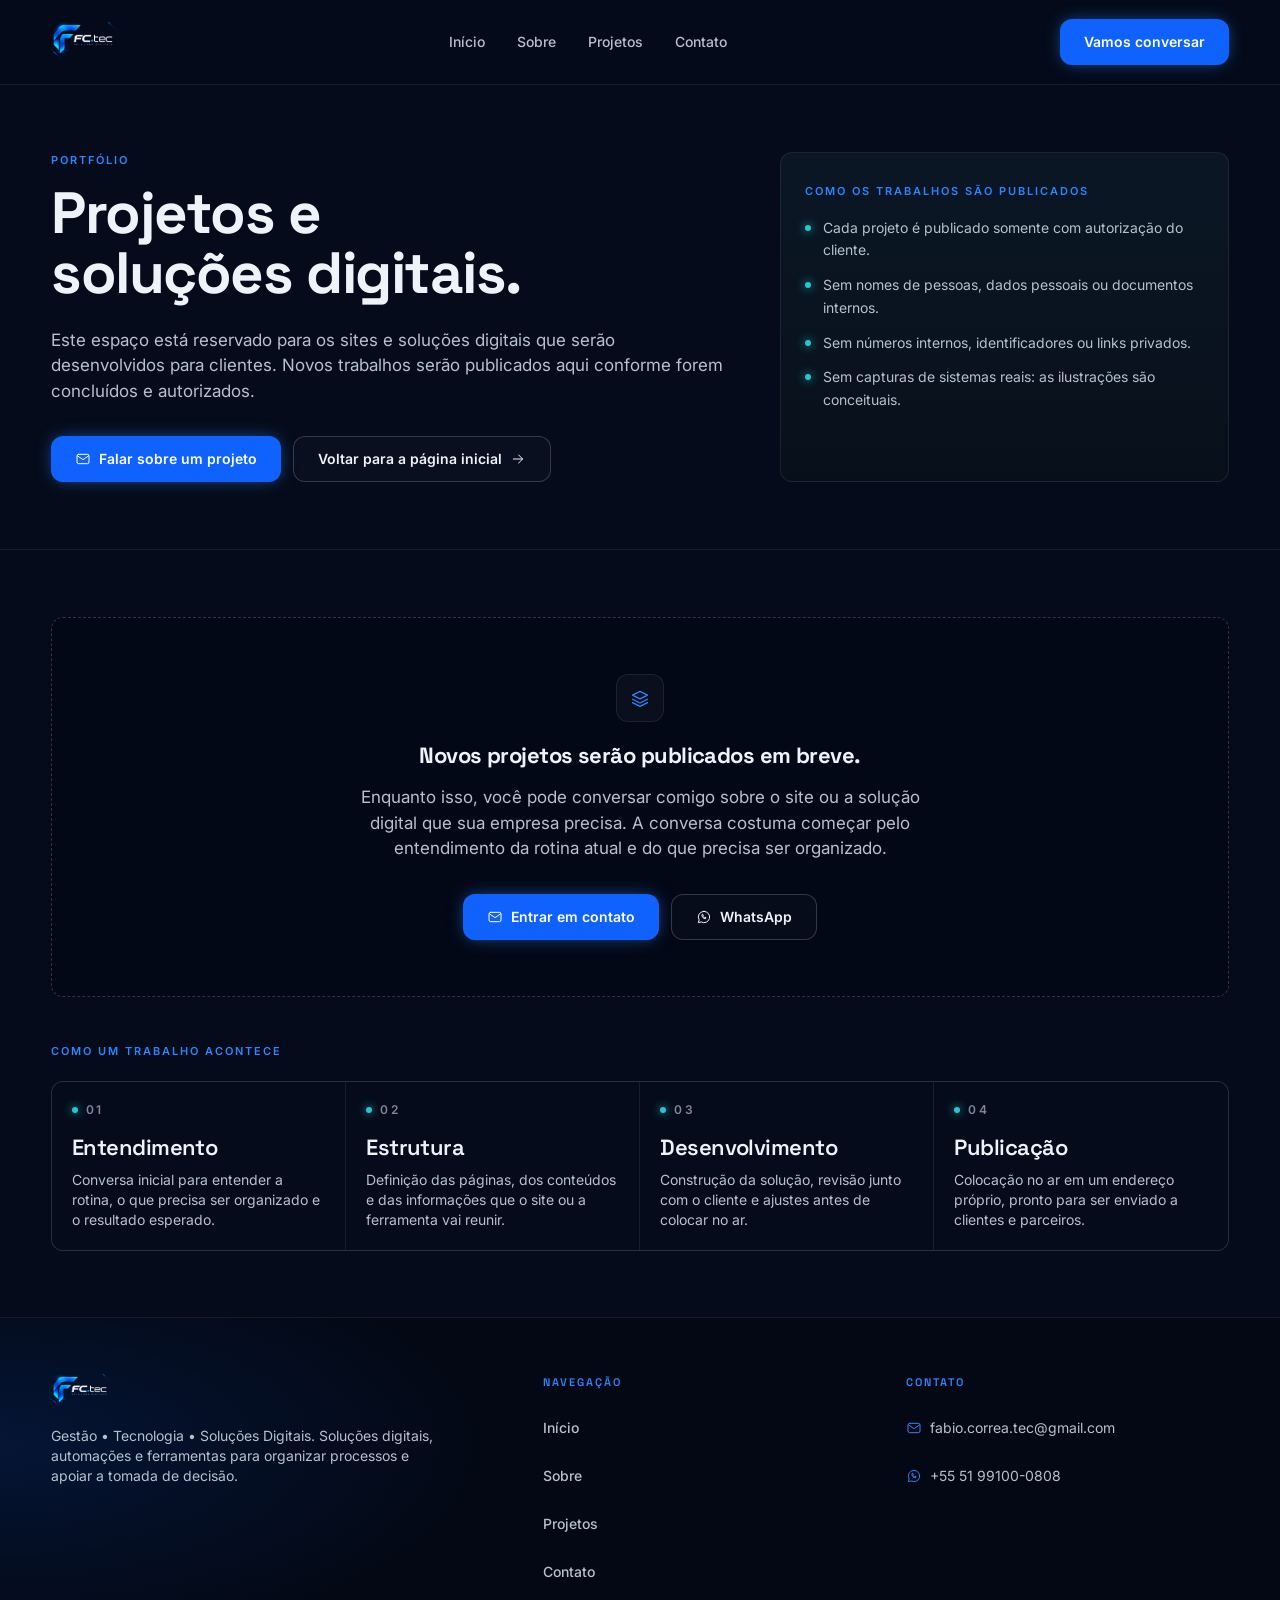
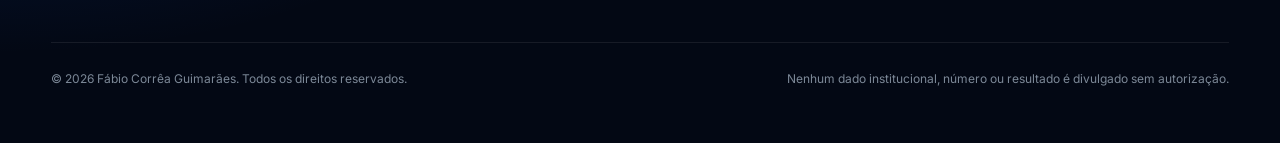
<file: site-recriado/portfolio.html>
<!DOCTYPE html><html lang="pt-BR"><head><meta charSet="utf-8"/><meta name="viewport" content="width=device-width, initial-scale=1, viewport-fit=cover"/><link rel="preload" as="image" href="assets/logo-fc-tec.png"/><link rel="stylesheet" href="https://fonts.googleapis.com/css2?family=Inter:wght@400;500;600;700;800&amp;family=Space+Grotesk:wght@500;600;700&amp;family=Mrs+Saint+Delafield&amp;display=swap" data-precedence="default"/><link rel="stylesheet" href="styles.css"/><title>Portfólio | Fábio Corrêa Guimarães</title><meta name="theme-color" content="#050b1a"/><meta name="keywords" content="Fábio Corrêa Guimarães, gestão administrativa, Power Platform, Power Apps, Power Automate, automação de processos, SharePoint, Microsoft 365, análise de dados, low-code, no-code, transformação digital, soluções digitais"/><meta property="og:type" content="website"/><meta property="og:site_name" content="Fábio Corrêa Guimarães"/><meta property="og:locale" content="pt_BR"/><meta name="twitter:card" content="summary"/><meta name="description" content="Espaço reservado para os projetos e soluções digitais desenvolvidos: sites e ferramentas criados para clientes e para organizar processos."/><meta property="og:title" content="Portfólio | Fábio Corrêa Guimarães"/><meta property="og:description" content="Espaço reservado para os projetos e soluções digitais desenvolvidos: sites e ferramentas criados para clientes e para organizar processos."/><link rel="preconnect" href="https://fonts.googleapis.com"/><link rel="preconnect" href="https://fonts.gstatic.com" crossorigin="anonymous"/><link rel="icon" href="assets/favicon-32.png" type="image/png" sizes="32x32"/><link rel="apple-touch-icon" href="assets/apple-touch-icon.png"/><link rel="manifest" href="manifest.webmanifest"/><meta name="mobile-web-app-capable" content="yes"/><meta name="apple-mobile-web-app-capable" content="yes"/><meta name="apple-mobile-web-app-status-bar-style" content="black-translucent"/><meta name="format-detection" content="telephone=no"/></head><body><a href="#conteudo" class="sr-only focus:not-sr-only focus:absolute focus:top-2 focus:left-2 focus:z-100 focus:rounded-md focus:bg-brand focus:px-4 focus:py-2 focus:text-sm focus:font-semibold focus:text-white">Pular para o conteúdo</a><header class="sticky top-0 z-50 border-b border-line bg-canvas/75 backdrop-blur-xl"><div class="mx-auto w-full max-w-[1320px] px-gutter flex h-[70px] items-center justify-between gap-4 lg:h-[84px]"><a href="index.html#inicio" class="flex min-h-[44px] items-center gap-3 rounded-sm" aria-label="Fábio Corrêa Guimarães — início"><img width="1275" height="787" fetchpriority="high" decoding="async" src="assets/logo-fc-tec.png" alt="FC.tec — Soluções Digitais" class="h-9 w-auto shrink-0 sm:h-10" draggable="false"/></a><nav aria-label="Navegação principal" class="hidden lg:block"><ul class="flex items-center gap-8"><li class="flex"><a href="index.html#inicio" class="inline-flex min-h-[44px] items-center rounded-sm text-sm font-medium text-ink-muted transition-colors hover:text-brand-soft">Início</a></li><li class="flex"><a href="index.html#sobre" class="inline-flex min-h-[44px] items-center rounded-sm text-sm font-medium text-ink-muted transition-colors hover:text-brand-soft">Sobre</a></li><li class="flex"><a class="inline-flex min-h-[44px] items-center rounded-sm text-sm font-medium text-ink-muted transition-colors hover:text-brand-soft active" href="portfolio.html" data-status="active" aria-current="page">Projetos</a></li><li class="flex"><a href="mailto:fabio.correa.tec@gmail.com" class="inline-flex min-h-[44px] items-center rounded-sm text-sm font-medium text-ink-muted transition-colors hover:text-brand-soft">Contato</a></li></ul></nav><div class="flex items-center gap-2"><a href="mailto:fabio.correa.tec@gmail.com" class="glow-btn inline-flex min-h-[46px] items-center justify-center gap-2 rounded-lg bg-brand px-6 py-3 text-sm font-semibold text-white transition-[background-color,box-shadow] duration-300 hover:bg-brand-hover hidden lg:inline-flex">Vamos conversar</a><button type="button" class="inline-flex size-11 items-center justify-center rounded-lg border border-line-strong text-ink transition-colors hover:border-line-brand hover:text-brand-soft lg:hidden" aria-expanded="false" aria-controls="menu-mobile" aria-label="Abrir menu"><svg viewBox="0 0 24 24" fill="none" stroke="currentColor" stroke-width="1.5" stroke-linecap="round" stroke-linejoin="round" aria-hidden="true" focusable="false" class="size-5"><path d="M4 7h16M4 12h16M4 17h16"></path></svg></button></div></div><div id="menu-mobile" class="border-t border-line bg-canvas lg:hidden" hidden>
  <div class="mx-auto w-full max-w-[1320px] px-gutter py-3">
    <nav aria-label="Navegação principal (mobile)">
      <ul class="m-0 flex list-none flex-col p-0">
        <li class="border-b border-line last:border-0"><a href="index.html#inicio" class="inline-flex min-h-[44px] items-center rounded-sm text-sm font-medium text-ink-muted transition-colors hover:text-brand-soft">Início</a></li>
        <li class="border-b border-line last:border-0"><a href="index.html#sobre" class="inline-flex min-h-[44px] items-center rounded-sm text-sm font-medium text-ink-muted transition-colors hover:text-brand-soft">Sobre</a></li>
        <li class="border-b border-line last:border-0"><a href="portfolio.html" aria-current="page" class="inline-flex min-h-[44px] items-center rounded-sm text-sm font-medium text-ink-muted transition-colors hover:text-brand-soft">Projetos</a></li>
        <li class="border-b border-line last:border-0"><a href="mailto:fabio.correa.tec@gmail.com" class="inline-flex min-h-[44px] items-center rounded-sm text-sm font-medium text-ink-muted transition-colors hover:text-brand-soft">Contato</a></li>
      </ul>
    </nav>
    <div class="py-4">
      <a href="mailto:fabio.correa.tec@gmail.com" class="glow-btn inline-flex min-h-[46px] w-full items-center justify-center gap-2 rounded-lg bg-brand px-6 py-3 text-sm font-semibold text-white transition-[background-color,box-shadow] duration-300 hover:bg-brand-hover">Vamos conversar</a>
    </div>
  </div>
</div></header><main id="conteudo"><section class="border-b border-line"><div class="mx-auto w-full max-w-[1320px] px-gutter py-section"><div class="grid gap-8 lg:grid-cols-[minmax(0,1.5fr)_minmax(0,1fr)] lg:gap-14"><div><p class="eyebrow m-0">Portfólio</p><h1 class="text-h1 mt-4 mb-0 font-extrabold text-ink">Projetos e soluções digitais.</h1><p class="text-body mt-6 mb-0 max-w-[42rem] text-ink-muted">Este espaço está reservado para os sites e soluções digitais que serão desenvolvidos para clientes. Novos trabalhos serão publicados aqui conforme forem concluídos e autorizados.</p><div class="mt-8 flex flex-wrap items-center gap-3"><a href="mailto:fabio.correa.tec@gmail.com" class="glow-btn inline-flex min-h-[46px] items-center justify-center gap-2 rounded-lg bg-brand px-6 py-3 text-sm font-semibold text-white transition-[background-color,box-shadow] duration-300 hover:bg-brand-hover "><svg viewBox="0 0 24 24" fill="none" stroke="currentColor" stroke-width="1.5" stroke-linecap="round" stroke-linejoin="round" aria-hidden="true" focusable="false" class="size-4"><rect x="3" y="5" width="18" height="14" rx="2.5"></rect><path d="m4 7.5 8 5.5 8-5.5"></path></svg>Falar sobre um projeto</a><a class="inline-flex min-h-[46px] items-center justify-center gap-2 rounded-lg border border-line-strong bg-white/2 px-6 py-3 text-sm font-semibold text-ink transition-[border-color,color,box-shadow] duration-300 hover:border-line-brand hover:text-brand-soft hover:shadow-[var(--glow-card)] " href="index.html#inicio">Voltar para a página inicial<svg viewBox="0 0 24 24" fill="none" stroke="currentColor" stroke-width="1.5" stroke-linecap="round" stroke-linejoin="round" aria-hidden="true" focusable="false" class="size-4"><path d="M5 12h14"></path><path d="m13 6 6 6-6 6"></path></svg></a></div></div><aside class="panel h-full p-5 sm:p-6"><span class="eyebrow">Como os trabalhos são publicados</span><ul class="m-0 mt-4 flex list-none flex-col gap-3 p-0 text-sm leading-relaxed text-ink-muted"><li><span class="flex gap-3"><span class="mt-2 size-1.5 shrink-0 rounded-full bg-hi shadow-[0_0_10px_#26c6d1]" aria-hidden="true"></span>Cada projeto é publicado somente com autorização do cliente.</span></li><li><span class="flex gap-3"><span class="mt-2 size-1.5 shrink-0 rounded-full bg-hi shadow-[0_0_10px_#26c6d1]" aria-hidden="true"></span>Sem nomes de pessoas, dados pessoais ou documentos internos.</span></li><li><span class="flex gap-3"><span class="mt-2 size-1.5 shrink-0 rounded-full bg-hi shadow-[0_0_10px_#26c6d1]" aria-hidden="true"></span>Sem números internos, identificadores ou links privados.</span></li><li><span class="flex gap-3"><span class="mt-2 size-1.5 shrink-0 rounded-full bg-hi shadow-[0_0_10px_#26c6d1]" aria-hidden="true"></span>Sem capturas de sistemas reais: as ilustrações são conceituais.</span></li></ul></aside></div></div></section><section class="py-section"><div class="mx-auto w-full max-w-[1320px] px-gutter "><div class="" data-reveal><div class="rounded-lg border border-dashed border-line-strong bg-canvas-deep/60 p-8 text-center sm:p-14"><span class="mx-auto flex size-12 items-center justify-center rounded-lg border border-line bg-white/3 text-brand-soft"><svg viewBox="0 0 24 24" fill="none" stroke="currentColor" stroke-width="1.5" stroke-linecap="round" stroke-linejoin="round" aria-hidden="true" focusable="false" class="size-5"><path d="M3 8.5 12 4l9 4.5-9 4.5z"></path><path d="M3 13.5 12 18l9-4.5"></path><path d="M3 17.5 12 22l9-4.5"></path></svg></span><h2 class="text-h3 mt-5 mb-0 font-bold text-ink">Novos projetos serão publicados em breve.</h2><p class="text-body mx-auto mt-4 mb-0 max-w-[38rem] text-ink-muted">Enquanto isso, você pode conversar comigo sobre o site ou a solução digital que sua empresa precisa. A conversa costuma começar pelo entendimento da rotina atual e do que precisa ser organizado.</p><div class="mt-8 flex flex-col justify-center gap-3 sm:flex-row"><a href="mailto:fabio.correa.tec@gmail.com" class="glow-btn inline-flex min-h-[46px] items-center justify-center gap-2 rounded-lg bg-brand px-6 py-3 text-sm font-semibold text-white transition-[background-color,box-shadow] duration-300 hover:bg-brand-hover "><svg viewBox="0 0 24 24" fill="none" stroke="currentColor" stroke-width="1.5" stroke-linecap="round" stroke-linejoin="round" aria-hidden="true" focusable="false" class="size-4"><rect x="3" y="5" width="18" height="14" rx="2.5"></rect><path d="m4 7.5 8 5.5 8-5.5"></path></svg>Entrar em contato</a><a href="https://wa.me/5551991000808" class="inline-flex min-h-[46px] items-center justify-center gap-2 rounded-lg border border-line-strong bg-white/2 px-6 py-3 text-sm font-semibold text-ink transition-[border-color,color,box-shadow] duration-300 hover:border-line-brand hover:text-brand-soft hover:shadow-[var(--glow-card)] " target="_blank" rel="noopener noreferrer"><svg viewBox="0 0 24 24" fill="none" stroke="currentColor" stroke-width="1.5" stroke-linecap="round" stroke-linejoin="round" aria-hidden="true" focusable="false" class="size-4"><path d="M12 3.5a8.5 8.5 0 0 0-7.3 12.8L3.5 20.5l4.3-1.1A8.5 8.5 0 1 0 12 3.5Z"></path><path d="M8.8 9.2c0 3 2.4 5.4 5.4 5.4l.9-1.4-1.9-.9-.9.7a5.4 5.4 0 0 1-1.9-1.9l.7-.9-.9-1.9z"></path></svg>WhatsApp</a></div></div></div><div class="mt-10" data-reveal><span class="eyebrow">Como um trabalho acontece</span><ol class="m-0 mt-5 grid list-none gap-px overflow-hidden rounded-lg border border-line bg-line p-0 sm:grid-cols-2 lg:grid-cols-4"><li class="bg-canvas p-5"><span class="flex items-center gap-2"><span class="size-1.5 rounded-full bg-hi shadow-[0_0_10px_#26c6d1]" aria-hidden="true"></span><span class="text-xs font-semibold tracking-[0.2em] text-ink-subtle">01</span></span><h3 class="text-h3 mt-4 mb-0 font-semibold text-ink">Entendimento</h3><p class="mt-2 mb-0 text-sm text-ink-muted">Conversa inicial para entender a rotina, o que precisa ser organizado e o resultado esperado.</p></li><li class="bg-canvas p-5"><span class="flex items-center gap-2"><span class="size-1.5 rounded-full bg-hi shadow-[0_0_10px_#26c6d1]" aria-hidden="true"></span><span class="text-xs font-semibold tracking-[0.2em] text-ink-subtle">02</span></span><h3 class="text-h3 mt-4 mb-0 font-semibold text-ink">Estrutura</h3><p class="mt-2 mb-0 text-sm text-ink-muted">Definição das páginas, dos conteúdos e das informações que o site ou a ferramenta vai reunir.</p></li><li class="bg-canvas p-5"><span class="flex items-center gap-2"><span class="size-1.5 rounded-full bg-hi shadow-[0_0_10px_#26c6d1]" aria-hidden="true"></span><span class="text-xs font-semibold tracking-[0.2em] text-ink-subtle">03</span></span><h3 class="text-h3 mt-4 mb-0 font-semibold text-ink">Desenvolvimento</h3><p class="mt-2 mb-0 text-sm text-ink-muted">Construção da solução, revisão junto com o cliente e ajustes antes de colocar no ar.</p></li><li class="bg-canvas p-5"><span class="flex items-center gap-2"><span class="size-1.5 rounded-full bg-hi shadow-[0_0_10px_#26c6d1]" aria-hidden="true"></span><span class="text-xs font-semibold tracking-[0.2em] text-ink-subtle">04</span></span><h3 class="text-h3 mt-4 mb-0 font-semibold text-ink">Publicação</h3><p class="mt-2 mb-0 text-sm text-ink-muted">Colocação no ar em um endereço próprio, pronto para ser enviado a clientes e parceiros.</p></li></ol></div></div></section></main><footer class="relative overflow-hidden border-t border-line bg-canvas-deep"><div class="glow-left pointer-events-none absolute inset-0" aria-hidden="true"></div><div class="mx-auto w-full max-w-[1320px] px-gutter relative py-14"><div class="grid gap-10 lg:grid-cols-[minmax(0,1.4fr)_minmax(0,1fr)_minmax(0,1fr)]"><div><div class="flex items-center gap-3"><img width="1275" height="787" loading="lazy" decoding="async" src="assets/logo-fc-tec.png" alt="FC.tec — Soluções Digitais" class="h-9 w-auto" draggable="false"/></div><p class="mt-4 max-w-sm text-sm text-ink-muted">Gestão • Tecnologia • Soluções Digitais. Soluções digitais, automações e ferramentas para organizar processos e apoiar a tomada de decisão.</p></div><div><h2 class="eyebrow m-0">Navegação</h2><ul class="m-0 mt-4 flex list-none flex-col gap-1 p-0"><li><a href="index.html#inicio" class="inline-flex min-h-[44px] items-center rounded-sm text-sm font-medium text-ink-muted transition-colors hover:text-brand-soft">Início</a></li><li><a href="index.html#sobre" class="inline-flex min-h-[44px] items-center rounded-sm text-sm font-medium text-ink-muted transition-colors hover:text-brand-soft">Sobre</a></li><li><a class="inline-flex min-h-[44px] items-center rounded-sm text-sm font-medium text-ink-muted transition-colors hover:text-brand-soft active" href="portfolio.html" data-status="active" aria-current="page">Projetos</a></li><li><a href="mailto:fabio.correa.tec@gmail.com" class="inline-flex min-h-[44px] items-center rounded-sm text-sm font-medium text-ink-muted transition-colors hover:text-brand-soft">Contato</a></li></ul></div><div><h2 class="eyebrow m-0">Contato</h2><ul class="m-0 mt-4 flex list-none flex-col gap-1 p-0"><li><a href="mailto:fabio.correa.tec@gmail.com" class="inline-flex min-h-[44px] items-center gap-2 text-sm text-ink-muted transition-colors hover:text-brand-soft"><svg viewBox="0 0 24 24" fill="none" stroke="currentColor" stroke-width="1.5" stroke-linecap="round" stroke-linejoin="round" aria-hidden="true" focusable="false" class="size-4 shrink-0 text-brand-soft"><rect x="3" y="5" width="18" height="14" rx="2.5"></rect><path d="m4 7.5 8 5.5 8-5.5"></path></svg>fabio.correa.tec@gmail.com</a></li><li><a href="https://wa.me/5551991000808" target="_blank" rel="noopener noreferrer" class="inline-flex min-h-[44px] items-center gap-2 text-sm text-ink-muted transition-colors hover:text-brand-soft"><svg viewBox="0 0 24 24" fill="none" stroke="currentColor" stroke-width="1.5" stroke-linecap="round" stroke-linejoin="round" aria-hidden="true" focusable="false" class="size-4 shrink-0 text-brand-soft"><path d="M12 3.5a8.5 8.5 0 0 0-7.3 12.8L3.5 20.5l4.3-1.1A8.5 8.5 0 1 0 12 3.5Z"></path><path d="M8.8 9.2c0 3 2.4 5.4 5.4 5.4l.9-1.4-1.9-.9-.9.7a5.4 5.4 0 0 1-1.9-1.9l.7-.9-.9-1.9z"></path></svg>+55 51 99100-0808</a></li></ul></div></div><div class="mt-12 flex flex-col gap-2 border-t border-line pt-7 text-xs text-ink-subtle sm:flex-row sm:items-center sm:justify-between"><p class="m-0">© <!-- -->2026<!-- --> <!-- -->Fábio Corrêa Guimarães<!-- -->. Todos os direitos reservados.</p><p class="m-0">Nenhum dado institucional, número ou resultado é divulgado sem autorização.</p></div></div></footer><script src="script.js"></script></body></html>
</file>
